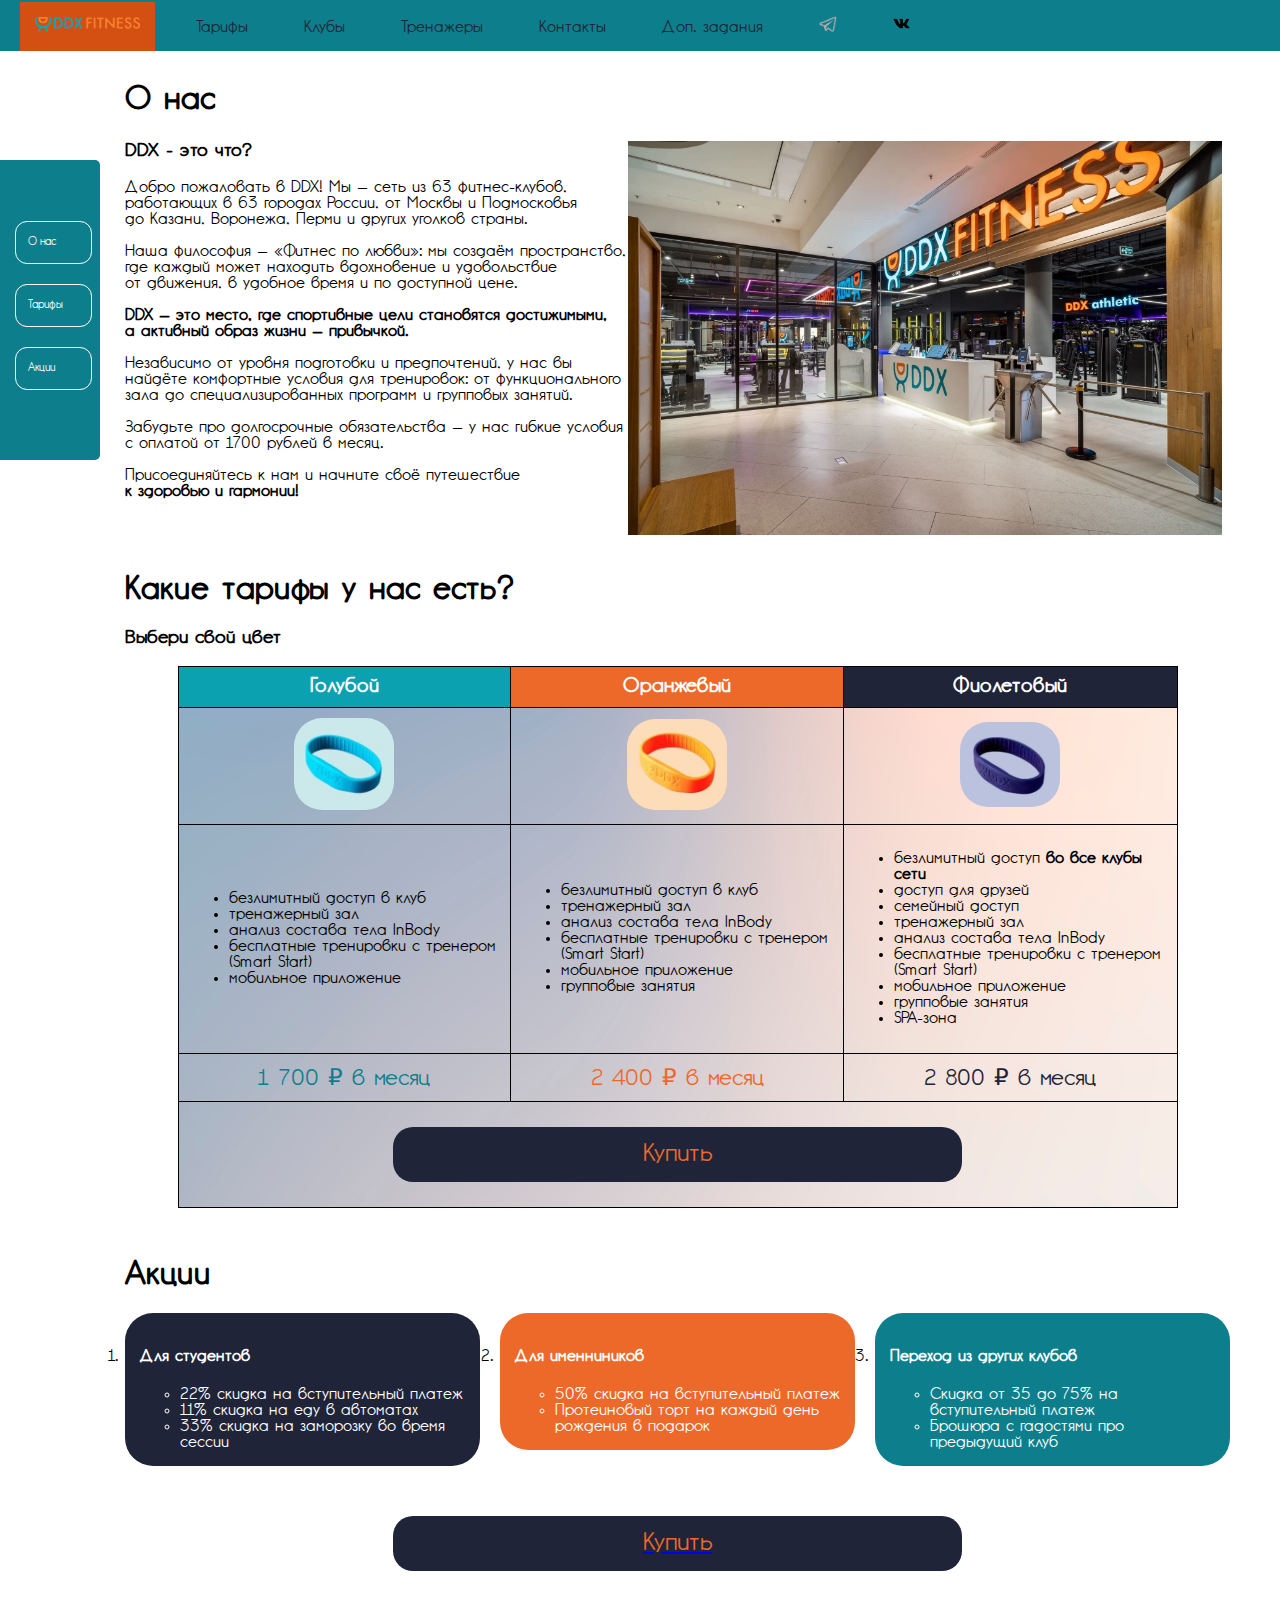
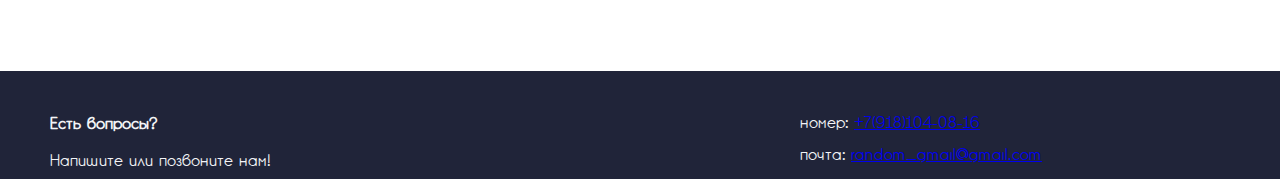
<file: index.html>
<!DOCTYPE html>
<html lang = 'ru', 'eng'>
    <head>
        <meta charset = 'utf-8'>
        <title>Главная страница</title>
        <link href="style.css" rel="stylesheet" type="text/css">
    </head>
    <body> 
        <header>
            
            <nav>
                <ul>
                    <li><a href="index.html" target="_self" class='active_nav'><img src="pics/logo.png" alt="Главное меню" id="main_logo"></a></li>
                    <li><a href="tariffs.html">Тарифы</a></li>
                    <li><a href="clubs.html">Клубы</a></li>
                    <li><a href="equipment.html">Тренажеры</a></li>
                    <li><a href="#contacts">Контакты</a></li>
                    <li><a href="additional_tasks.html">Доп. задания</a></li>
                    <li><a href="https://t.me/ddxfitness_official" target="_blank"><img src="pics/tglogo.png" alt="Телеграм" id="tg_logo"></a></li>
                    <li><a href="https://vk.com/ddxfitness" target="_blank"><img src="pics/vklogo.png" alt="ВК" id="vk_logo"></a></li>
                </ul>
            </nav>
            </header>
<main>
    <div id ='sidebar'>
        <ul>
            <li><a href="#section1">О нас</a></li>
            <li><a href="#section2">Тарифы</a></li>
            <li><a href="#section3">Акции</a></li>
        </ul>
    </div>


            <section id="section1">
                <b><h1>О нас</h1></b>
                <img src="pics/entrance.png" title="Вход" alt="Вход DDX">
                <h3>DDX - это что?</h3>
                Добро пожаловать в DDX! Мы — сеть из 63 фитнес-клубов, <br>
                работающих в 63 городах России, от Москвы и Подмосковья <br>
                до Казани, Воронежа, Перми и других уголков страны. <br> <br>
                Наша философия — «Фитнес по любви»: мы создаём пространство, <br> где каждый может находить вдохновение и удовольствие <br>
                от движения, в удобное время и по доступной цене.
                <br><br> <b>DDX — это место, где спортивные цели становятся достижимыми, <br>
                а активный образ жизни — привычкой. </b>
                <br>
                <br> Независимо от уровня подготовки и предпочтений, у нас вы <br>
                найдёте комфортные условия для тренировок: от функционального <br> зала
                до специализированных программ и групповых занятий.
            <br><br>Забудьте про долгосрочные обязательства — у нас гибкие условия <br>
            с оплатой от 1700 рублей в месяц.
            <br>
            <br>Присоединяйтесь к нам и начните своё путешествие <br> <b>к здоровью и гармонии!</b>
            </section>

            <section id="section2">
                <h1>Какие тарифы у нас есть?</h1>
                <h3>Выбери свой цвет</h3>

            <table class="tg" align="center" cellspacing="0" cellpadding="10" border="1"  width="1000px"><thead>
                <tr>
                  <th class="tg-oyl4">Голубой</th>
                  <th class="tg-cqg9">Оранжевый</th>
                  <th class="tg-ccwc">Фиолетовый</th>
                </tr></thead>
              <tbody>
                <tr>
                  <td class="tg-14gg"><img src="pics/blue.jpg" title="Тариф Голубой" alt="Голубой браслет"></td>
                  <td class="tg-14gg"><img src="pics/orange.jpg" title="Тариф Оранжевый" alt="Оранжевый браслет"></td>
                  <td class="tg-14gg"><img src="pics/violet.jpg" title="Тариф Фиолетовый" alt="Фиолетовый браслет"></td>
                </tr>
                <tr>
                  <td class="pluses">
                    <ul>
                        <li>
                            безлимитный доступ в клуб
                        </li>
                        <li>тренажерный зал</li>
                        <li>анализ состава тела InBody
                            </li>
                            <li>бесплатные тренировки с тренером (Smart Start)
                                </li>
                                <li>мобильное приложение</li>
                    </ul>
                  </td>
                  <td class="pluses">
                    <ul>
                        <li>безлимитный доступ в клуб</li>
                        <li>тренажерный зал</li>
                        <li>анализ состава тела InBody</li>
                        <li>бесплатные тренировки с тренером (Smart Start)</li>
                       <li>мобильное приложение</li>
                        <li>групповые занятия </li>
                    </ul>
                  </td>
                  <td class="pluses">
                    <ul>
                        <li>безлимитный доступ <b>во все клубы сети</b>
                            <li>доступ для друзей</li>
                            <li>семейный доступ</li>
                            <li>тренажерный зал</li>
                            <li>анализ состава тела InBody</li>
                            <li>бесплатные тренировки с тренером (Smart Start)</li>
                            <li>мобильное приложение</li>
                            <li>групповые занятия </li>
                            <li>SPA-зона</li>
                    </ul>
                  </td>
                </tr>
                <tr>
                  <td id="price1">1 700 ₽ в месяц</td>
                  <td id="price2">2 400 ₽ в месяц</td>
                  <td id="price3">2 800 ₽ в месяц</td>
                </tr>
                <tr>
                    <td class="button_to_buy" colspan="3"><a href="/tariffs.html#buying_form"><button id="to_buy">Купить</button></a></td>
                  </tr>
              </tbody>
              </table>
            </section>


            <section id="section3">
                <h1>Акции</h1>
                <ol>
                    <li>
                        <div id="for_students">
                            <h4>Для студентов</h4>
                            <ul>
                                <li>22% скидка на вступительный платеж</li>
                                <li>11% скидка на еду в автоматах</li>
                                <li>33% скидка на заморозку во время сессии</li>
                            </ul>
                        </div>
                    </li>
                        <li><div id="birthday">
                            <h4>Для именниников</h4>
                            <ul>
                                <li>50% скидка на вступительный платеж</li>
                                <li>Протеиновый торт на каждый день рождения в подарок</li>
                            </ul>
                        </div>
                    </li>
                    <li>
                        <div id="tradein">
                            <h4>Переход из других клубов</h4>
                            <ul>
                                <li>Скидка от 35 до 75% на вступительный платеж</li>
                                <li>Брошюра с гадостями про предыдущий клуб</li>
                            </ul>
                        </div>
                    </li>
                </ol>
                <a href="/tariffs.html#buying_form"><button id="to_buy2">Купить</button></a>
            </section>
        </main>
            <footer>
                <h4>Есть вопросы?</h4>
                    <p>Напишите или позвоните нам!</p>
                <p id="contacts">номер: <a href="tel+7(917)093-97-15">+7(918)104-08-16</a>
                    <br>
                    <br>
                    почта: <a href = ‘mailto:rsanisimova@hse.edu.ru’>random_gmail@gmail.com</a> 
                    <br>
                </p>
            </footer>
            </body>
</file>
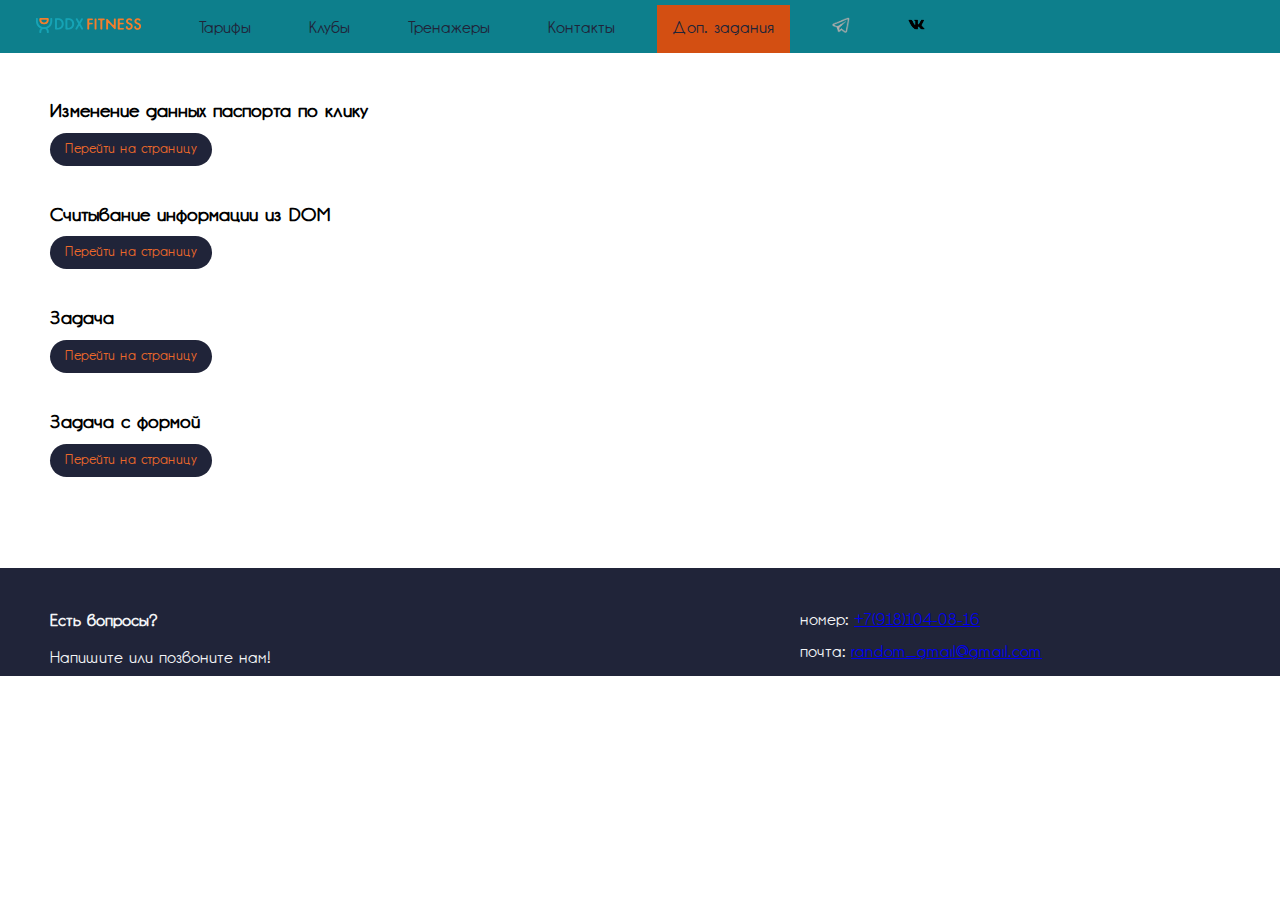
<file: additional_tasks.html>
<!DOCTYPE html>
<html lang = 'ru', 'eng'>
    <head>
        <meta charset = 'utf-8'>
        <title>Дополнительные задания</title>
        <link href="additional_tasks.css" rel="stylesheet" type="text/css">
    </head>
    <body> 
        <header>
            
            <nav>
                <ul>
                    <li><a href="index.html" target="_self" ><img src="pics/logo.png" alt="Главное меню" id="main_logo"></a></li>
                    <li><a href="tariffs.html">Тарифы</a></li>
                    <li><a href="clubs.html">Клубы</a></li>
                    <li><a href="equipment.html">Тренажеры</a></li>
                    <li><a href="#contacts">Контакты</a></li>
                    <li><a href="additional_tasks.html" class='active_nav'>Доп. задания</a></li>
                    <li><a href="https://t.me/ddxfitness_official" target="_blank"><img src="pics/tglogo.png" alt="Телеграм" id="tg_logo"></a></li>
                    <li><a href="https://vk.com/ddxfitness" target="_blank"><img src="pics/vklogo.png" alt="ВК" id="vk_logo"></a></li>
                </ul>
            </nav>
            </header>
            <section id="passport">
            <h3>Изменение данных паспорта по клику</h3>
            <button id="changing_data"><a href="passport.html">Перейти на страницу</a></button>
        </section>
        <section id="dom">
            <h3>Считывание информации из DOM</h3>
            <button id="dom_reading"><a href="dom_js.html">Перейти на страницу</a></button>
        </section>
        <section id="task1">
            <h3>Задача</h3>
            <button id="task_1"><a href="task1.html">Перейти на страницу</a></button>
        </section>
        <section id="task2">
            <h3>Задача с формой</h3>
            <button id="task_2"><a href="task2.html">Перейти на страницу</a></button>
        </section>
            </body>


        </main>
        <footer>
            <h4>Есть вопросы?</h4>
                <p>Напишите или позвоните нам!</p>
            <p id="contacts">номер: <a href="tel+7(917)093-97-15">+7(918)104-08-16</a>
                <br>
                <br>
                почта: <a href = ‘mailto:rsanisimova@hse.edu.ru’>random_gmail@gmail.com</a> 
                <br>
            </p>
        </footer>
        </body>
</file>
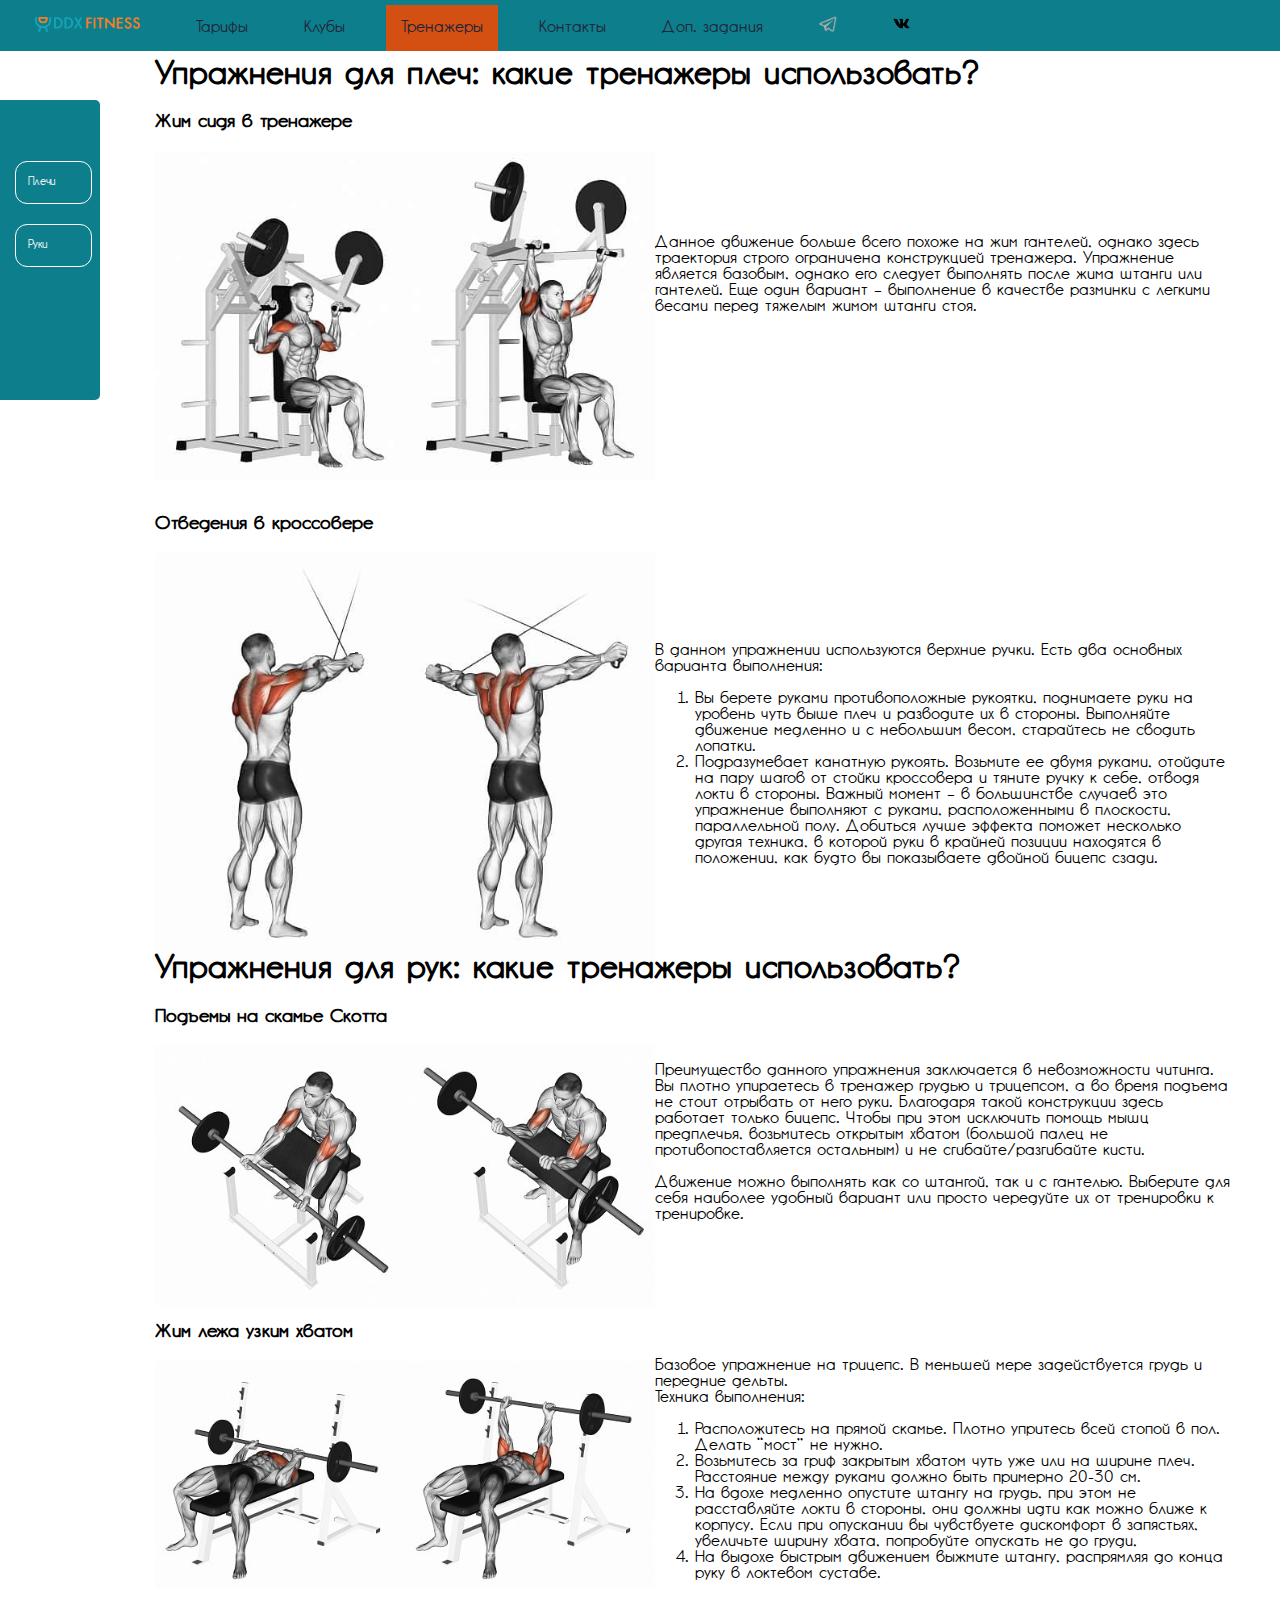
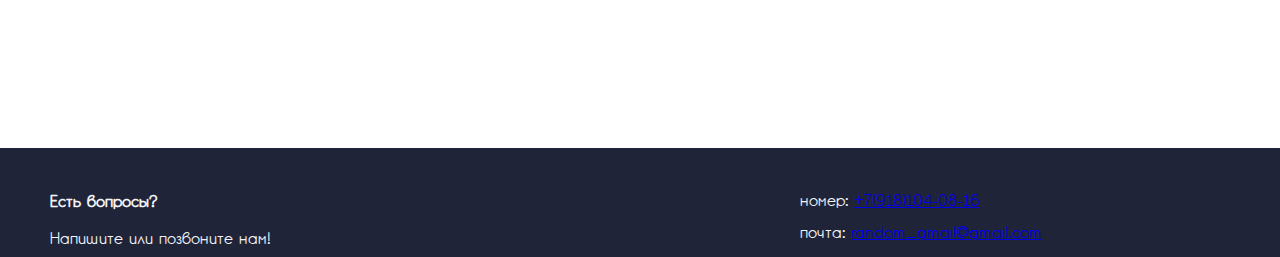
<file: equipment.html>
<!DOCTYPE html>
<html lang = 'ru', 'eng'>
    <head>
        <meta charset = 'utf-8'>
        <title>Тренажеры</title>
        <link href="equipment.css" rel="stylesheet" type="text/css">
    </head>
    <body> 
        <header>
            
            <nav>
                <ul>
                    <li><a href="index.html" target="_self"><img src="pics/logo.png" alt="Главное меню" id="main_logo"></a></li>
                    <li><a href="tariffs.html">Тарифы</a></li>
                    <li><a href="clubs.html">Клубы</a></li>
                    <li><a href="equipment.html" class='active_nav'>Тренажеры</a></li>
                    <li><a href="#contacts">Контакты</a></li>
                    <li><a href="additional_tasks.html">Доп. задания</a></li>
                    <li><a href="https://t.me/ddxfitness_official" target="_blank"><img src="pics/tglogo.png" alt="Телеграм" id="tg_logo"></a></li>
                    <li><a href="https://vk.com/ddxfitness" target="_blank"><img src="pics/vklogo.png" alt="ВК" id="vk_logo"></a></li>
                </ul>
            </nav>
            </header>
<main>
    <div id ='sidebar'>
        <ul>
            <li><a href="#section1">Плечи</a></li>
            <li><a href="#section2">Руки</a></li>
        </ul>
    </div>

    <section id="section1">
        <h1>Упражнения для <b>плеч</b>: какие тренажеры использовать?</h1>
        <h3>Жим сидя в тренажере</h3>
        <img src="pics/shold1.jpeg"  title="Жим сидя в тренажере" alt="Человек делает упражнение на плечи">
        <p id="e1">Данное движение больше всего похоже на жим гантелей, 
            однако здесь траектория строго ограничена конструкцией тренажера. 
            Упражнение является базовым, однако его следует выполнять после жима штанги или гантелей. 
            Еще один вариант – выполнение в качестве разминки с легкими весами перед тяжелым жимом штанги стоя.</p>

        <h3 id="n2">Отведения в кроссовере</h3>
        <img src="pics/shold2.jpeg" title="Отведения в кроссовере" alt="Человек делает отведение в кроссовере">
        <div id="e2">
        <p>В данном упражнении используются верхние ручки. Есть два основных варианта выполнения:
            <ol>
                <li>
                    Вы берете руками противоположные рукоятки, поднимаете руки на уровень чуть выше плеч
                     и разводите их в стороны. Выполняйте движение медленно и с небольшим весом, 
                     старайтесь не сводить лопатки.
                </li>
                <li>
                    Подразумевает канатную рукоять. Возьмите ее двумя руками, отойдите на пару шагов от 
                    стойки кроссовера и тяните ручку к себе, отводя локти в стороны. 
                    Важный момент – в большинстве случаев это упражнение выполняют с руками,
                     расположенными в плоскости, параллельной полу. Добиться лучше эффекта поможет
                      несколько другая техника, в которой руки в крайней позиции находятся в положении,
                     как будто вы показываете двойной бицепс сзади.
                </li>
            </ol> </p></div>
    </section>

    <section id="section2">
        <h1>Упражнения для <b>рук</b>: какие тренажеры использовать?</h1>
        <h3>Подъемы на скамье Скотта</h3>
        <img src="pics/arm2.jpeg"  title="Подъемы на скамье Скотта" alt="Человек делает подъемы на скамье Скотта">
        <p id="e1">Преимущество данного упражнения заключается в невозможности читинга. 
            Вы плотно упираетесь в тренажер грудью и трицепсом, а во время подъема не стоит отрывать 
            от него руки. Благодаря такой конструкции здесь работает только бицепс. Чтобы при этом
             исключить помощь мышц предплечья, возьмитесь открытым хватом (большой палец не противопоставляется 
             остальным) и не сгибайте/разгибайте кисти.
<br> <br>
            Движение можно выполнять как со штангой, так и с гантелью. Выберите для себя наиболее 
            удобный вариант или просто чередуйте их от тренировки к тренировке.</p>

        <h3 id="n2">Жим лежа узким хватом</h3>
        <img src="pics/arm1.jpeg" title="Жим лежа узким хватом" alt="Человек делает жим лежа узким хватом">
        <div id="e2">
        <p>Базовое упражнение на трицепс. В меньшей мере задействуется грудь и передние дельты.
            <br>
            Техника выполнения:
            <ol>
                <li>
                    Расположитесь на прямой скамье. Плотно упритесь всей стопой в пол. 
                    Делать “мост” не нужно.
                </li>
                <li>
                    Возьмитесь за гриф закрытым хватом чуть уже или на ширине плеч. 
                    Расстояние между руками должно быть примерно 20-30 см.
                </li>
                <li>
                    На вдохе медленно опустите штангу на грудь, при этом не расставляйте локти в стороны, 
                    они должны идти как можно ближе к корпусу. Если при опускании вы чувствуете дискомфорт 
                    в запястьях, увеличьте ширину хвата, попробуйте опускать не до груди,
                </li>
                <li>
                    На выдохе быстрым движением выжмите штангу, распрямляя до конца руку в локтевом суставе.
                </li>
            </ol> </p></div>
    </section>

</main>
<footer>
    <h4>Есть вопросы?</h4>
        <p>Напишите или позвоните нам!</p>
    <p id="contacts">номер: <a href="tel+7(917)093-97-15">+7(918)104-08-16</a>
        <br>
        <br>
        почта: <a href = ‘mailto:rsanisimova@hse.edu.ru’>random_gmail@gmail.com</a> 
        <br>
    </p>
</footer>
</body>
</file>
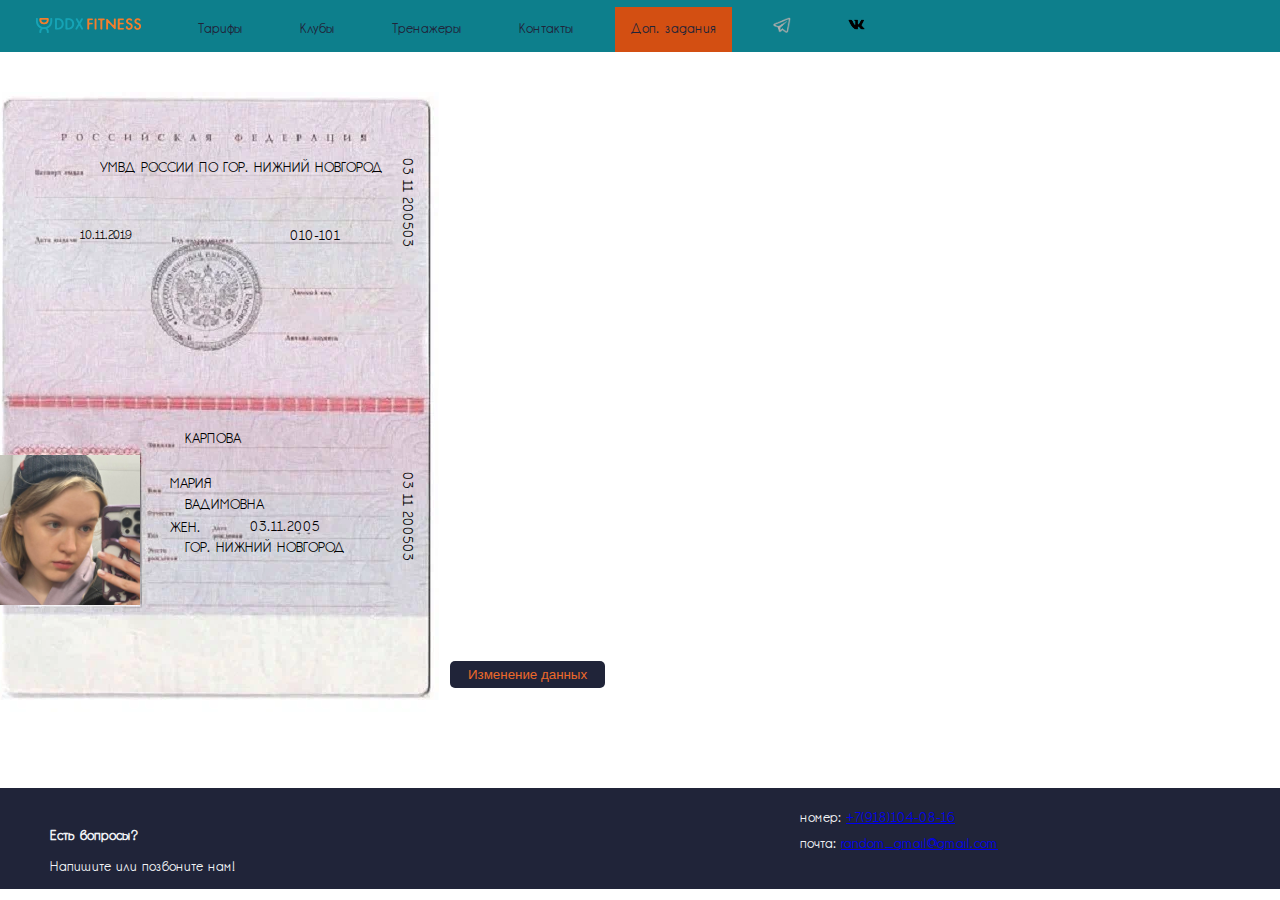
<file: passport.html>
<!DOCTYPE html>
<html lang = 'ru', 'eng'>
    <head>
        <meta charset = 'utf-8'>
        <title>Изменяем кириллицу на латиницу по клику</title>
        <link href="passport.css" rel="stylesheet" type="text/css">
    </head>
    <body> 
            <header>
            
                <nav>
                    <ul>
                        <li><a href="index.html" target="_self" ><img src="pics/logo.png" alt="Главное меню" id="main_logo"></a></li>
                        <li><a href="tariffs.html">Тарифы</a></li>
                        <li><a href="clubs.html">Клубы</a></li>
                        <li><a href="equipment.html">Тренажеры</a></li>
                        <li><a href="#contacts">Контакты</a></li>
                        <li><a href="additional_tasks.html" class='active_nav'>Доп. задания</a></li>
                        <li><a href="https://t.me/ddxfitness_official" target="_blank"><img src="pics/tglogo.png" alt="Телеграм" id="tg_logo"></a></li>
                        <li><a href="https://vk.com/ddxfitness" target="_blank"><img src="pics/vklogo.png" alt="ВК" id="vk_logo"></a></li>
                    </ul>
                </nav>
                </header>
                <main>
        <div class="block1">
            УМВД РОССИИ ПО ГОР. НИЖНИЙ НОВГОРОД
        </div>
        <div class="block2">
            10.11.2019
        </div>
        <div class="block3">
            010-101
        </div>
        <div id="surname">
            КАРПОВА
        </div>
        <div id="name">
            МАРИЯ
        </div>
        <div id="patronic">
            ВАДИМОВНА
        </div>
        <div class="sex">
            ЖЕН.
        </div>
        <div id="date_of_birth">
            03.11.2005
        </div>
        <div class="city">ГОР. НИЖНИЙ НОВГОРОД</div>
        <div class="photo"><img src = 'pics/for_passport.jpg' width="150px"></img></div>
        <div class="block4">03 11 200503</div>
        <div class="block5">03 11 200503</div>
        <div class="button_to_change">
            <button id="cyril_to_latin">Изменение данных</button></div>
    </div>
</main>
<footer>
    <h4>Есть вопросы?</h4>
        <p>Напишите или позвоните нам!</p>
    <p id="contacts">номер: <a href="tel+7(917)093-97-15">+7(918)104-08-16</a>
        <br>
        <br>
        почта: <a href = ‘mailto:rsanisimova@hse.edu.ru’>random_gmail@gmail.com</a> 
        <br>
    </p>
</footer>
</body>
    

<script>
    const node_cyril_to_latin = document.getElementById('cyril_to_latin');

function edit_passport() {
    if (document.getElementById('surname').innerText === 'КАРПОВА') {
        document.getElementById('surname').innerText = 'KARPOVA';
        document.getElementById('name').innerText = 'MARIA';
        document.getElementById('patronic').innerText = 'VADIMOVNA';
        document.getElementById('date_of_birth').innerText = 'November 3rd 2005';
    } else if (document.getElementById('surname').innerText === 'KARPOVA') {
        document.getElementById('surname').innerText = 'КАРПОВА';
        document.getElementById('name').innerText = 'МАРИЯ';
        document.getElementById('patronic').innerText = 'ВАДИМОВНА';
        document.getElementById('date_of_birth').innerText = '03.11.2005';
    }
}

node_cyril_to_latin.addEventListener('click', edit_passport);
</script>
</file>
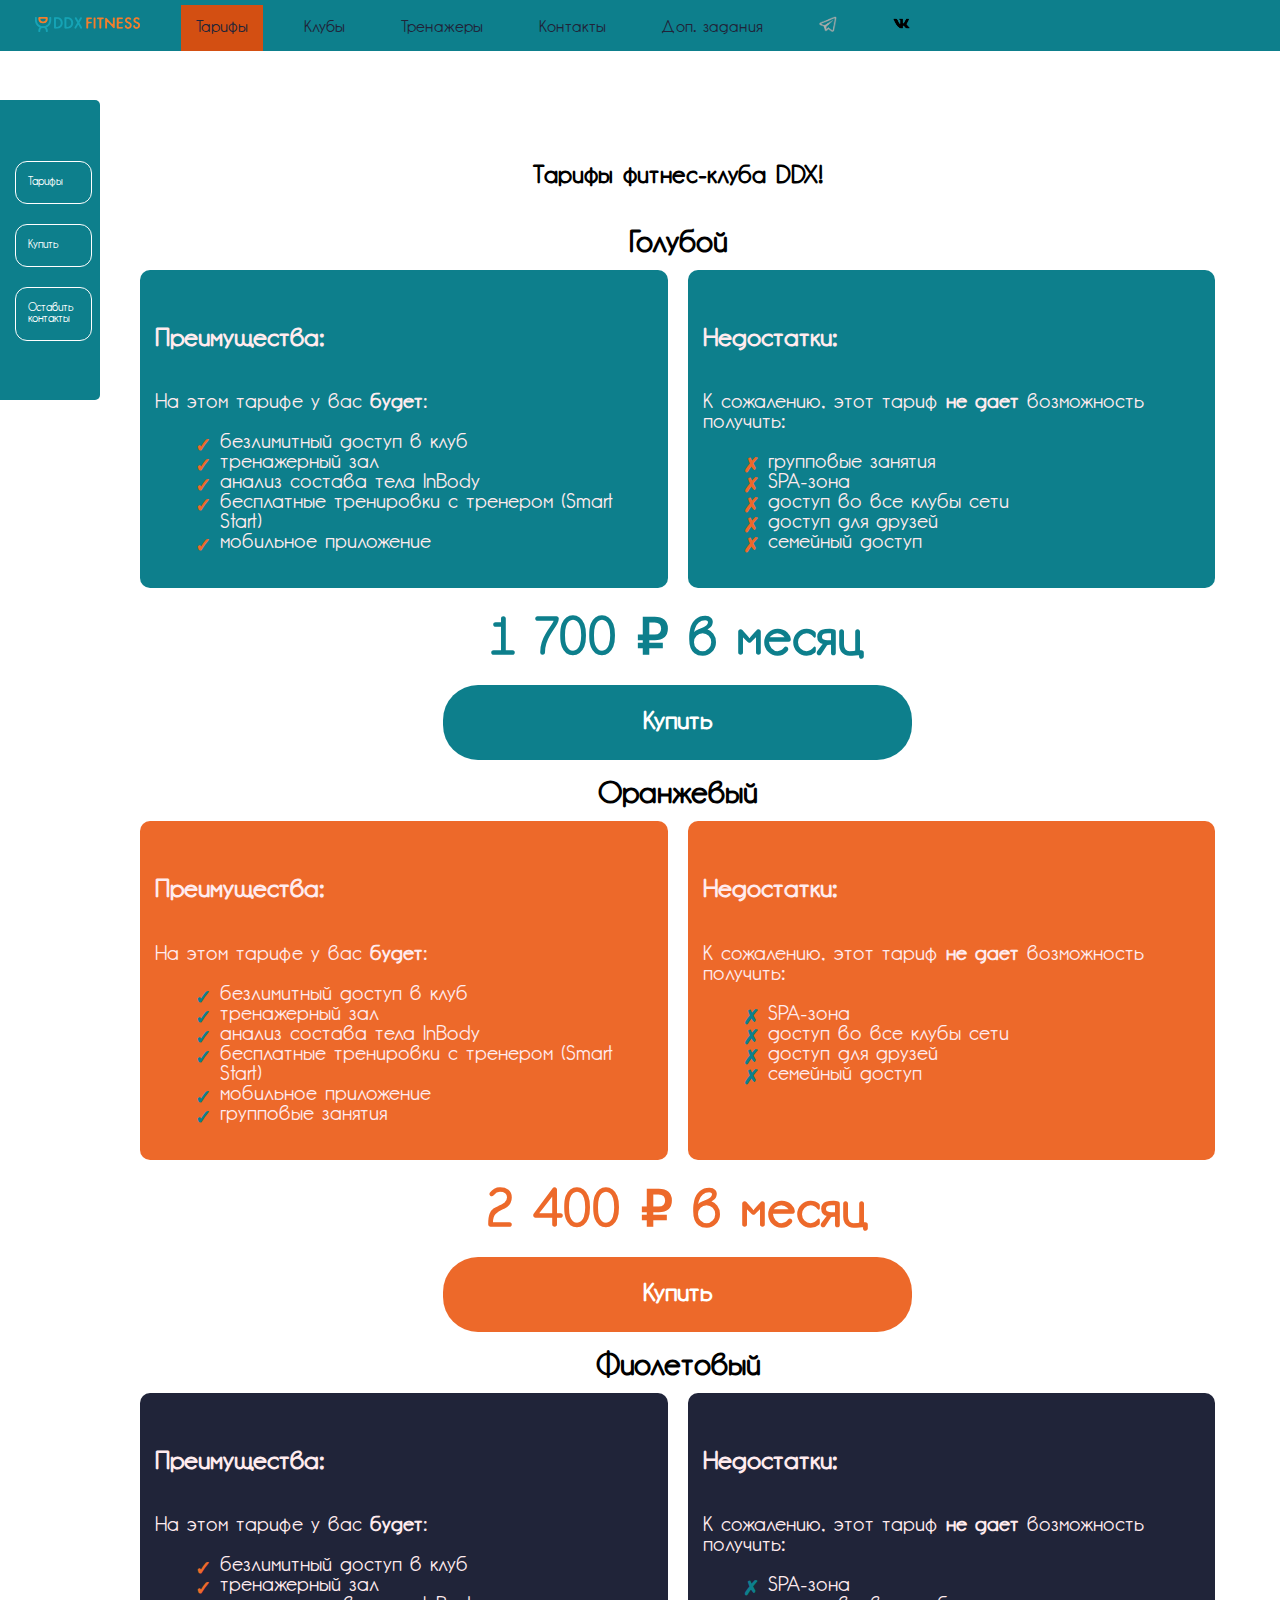
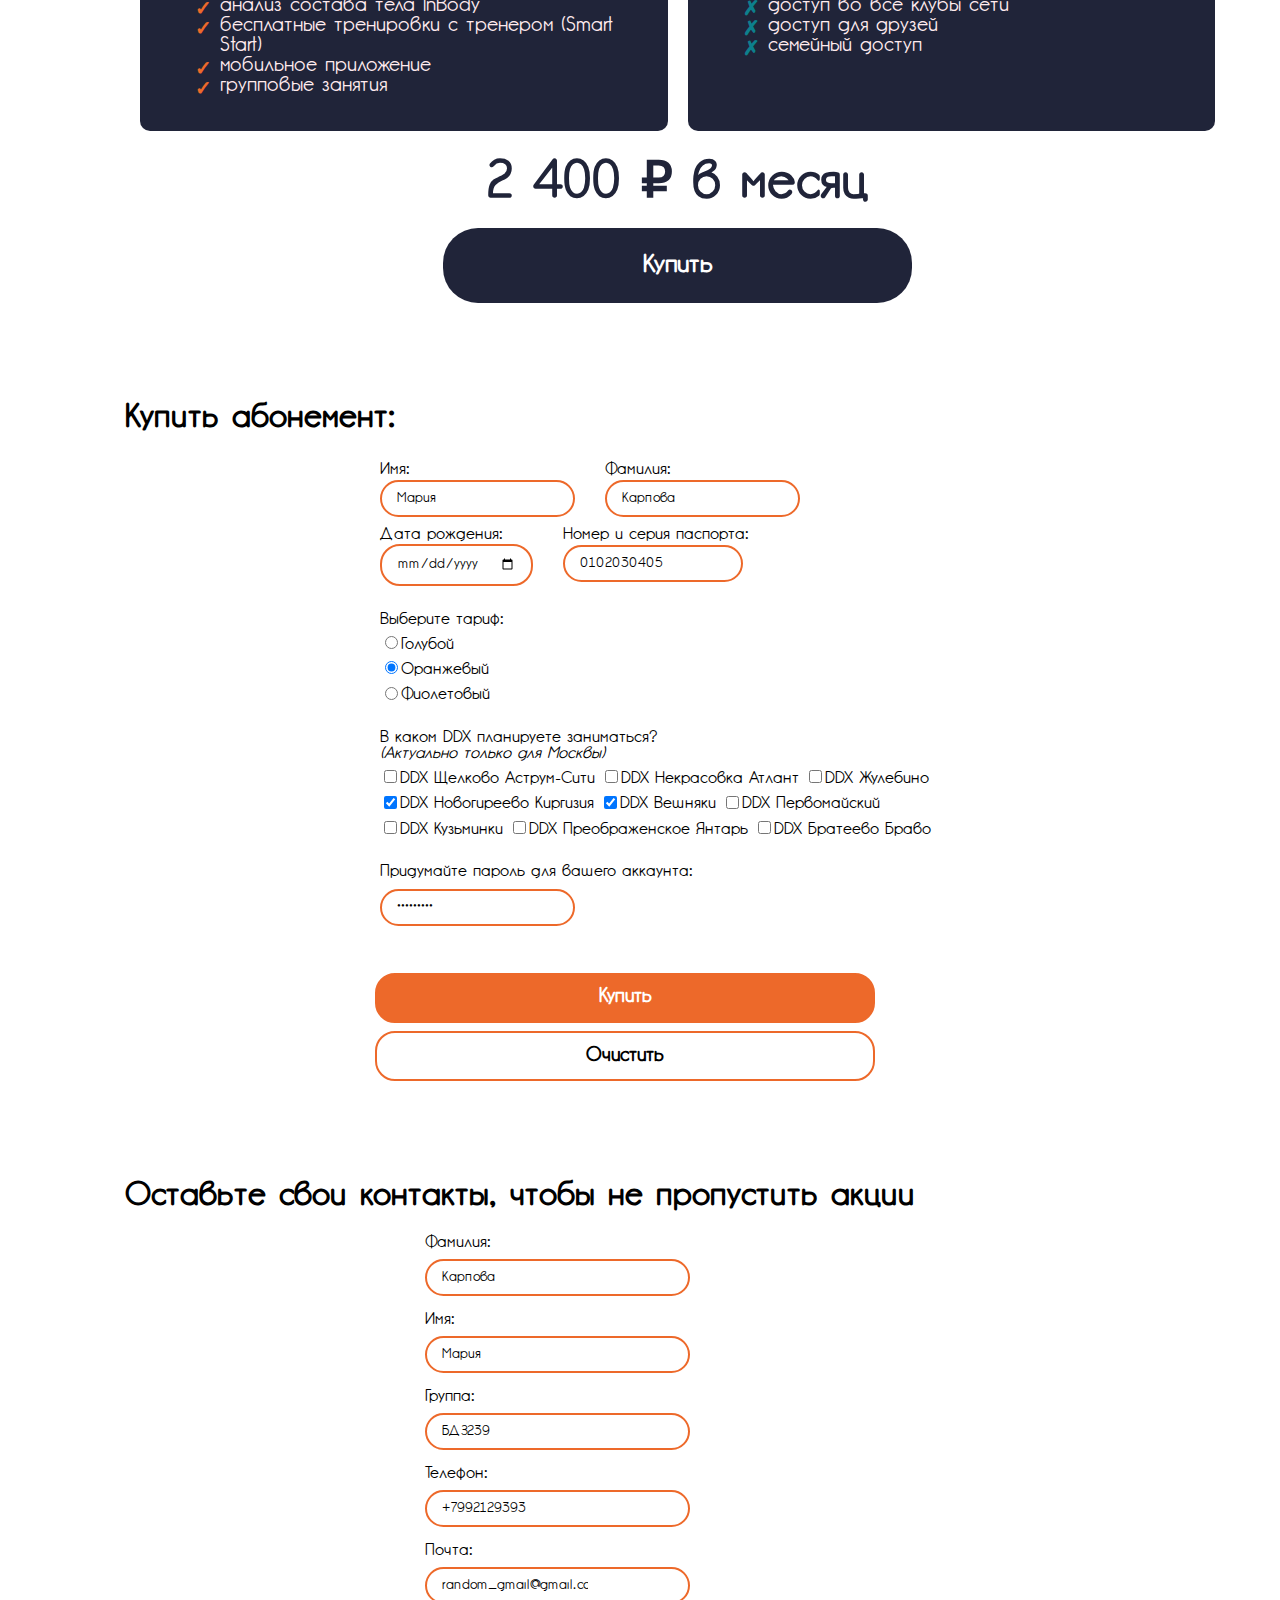
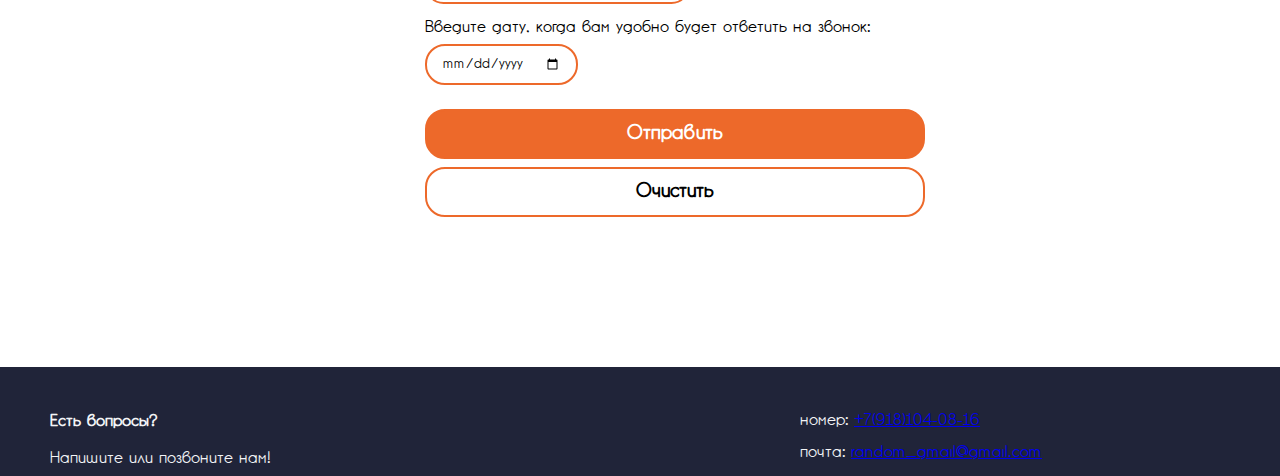
<file: tariffs.html>
<!DOCTYPE html>
<html lang = 'ru', 'eng'>
    <head>
        <meta charset = 'utf-8'>
        <title>Тарифы</title>
        <link href="tariffs.css" rel="stylesheet" type="text/css">
    </head>
    <body> 
        <header>
            
            <nav>
                <ul>
                    <li><a href="index.html" target="_self" ><img src="pics/logo.png" alt="Главное меню" id="main_logo"></a></li>
                    <li><a href="tariffs.html" class='active_nav'>Тарифы</a></li>
                    <li><a href="clubs.html">Клубы</a></li>
                    <li><a href="equipment.html">Тренажеры</a></li>
                    <li><a href="#contacts">Контакты</a></li>
                    <li><a href="additional_tasks.html">Доп. задания</a></li>
                    <li><a href="https://t.me/ddxfitness_official" target="_blank"><img src="pics/tglogo.png" alt="Телеграм" id="tg_logo"></a></li>
                    <li><a href="https://vk.com/ddxfitness" target="_blank"><img src="pics/vklogo.png" alt="ВК" id="vk_logo"></a></li>
                </ul>
            </nav>
            </header>
<main>
    <div id ='sidebar'>
        <ul>
            <li><a href="#section1">Тарифы</a></li>
            <li><a href="#buying_form">Купить</a></li>
            <li><a href="#section3">Оставить контакты</a></li>
        </ul>
    </div>

    <section id="section1">
        <h2>Тарифы фитнес-клуба DDX!</h2>
        <h4>Голубой</h4>
        <div id="benefits-container">
        <div id="blue_">
            <h5>Преимущества:</h5>
            <p>На этом тарифе у вас <b>будет</b>:</p>
            <ul>
                <li>безлимитный доступ в клуб</li>
                <li>тренажерный зал</li>
                <li>
                    анализ состава тела InBody
                </li>
                <li>бесплатные тренировки с тренером (Smart Start)</li>
                <li>мобильное приложение</li>
            </ul>
        </div>
        <div id="blue-">
            <h5>Недостатки:</h5>
            <p>К сожалению, этот тариф <b>не дает</b> возможность получить:</p>
            <ul>
                <li>групповые занятия</li>
                <li>SPA-зона</li>
                <li>доступ во все клубы сети</li>
                <li>доступ для друзей</li>
                <li>семейный доступ</li>
            </ul>
        </div>
        
    </div>
    <p id="price_1">1 700 ₽ в месяц</p>
        <a href="#buying_form"><button id="blue_buy">Купить</button></a>

        <h4>Оранжевый</h4>
        <div id="benefits-container2">
        <div id="orange_">
            <h5>Преимущества:</h5>
            <p>На этом тарифе у вас <b>будет</b>:</p>
            <ul>
                <li>безлимитный доступ в клуб</li>
                <li>тренажерный зал</li>
                <li>
                    анализ состава тела InBody
                </li>
                <li>бесплатные тренировки с тренером (Smart Start)</li>
                <li>мобильное приложение</li>
                <li>
                    групповые занятия 
                </li>
            </ul>
        </div>
        <div id="orange-">
            <h5>Недостатки:</h5>
            <p>К сожалению, этот тариф <b>не дает</b> возможность получить:</p>
            <ul>
                <li>SPA-зона</li>
                <li>доступ во все клубы сети</li>
                <li>доступ для друзей</li>
                <li>семейный доступ</li>
            </ul>
        </div>
        
    </div>
    <p id="price_2">2 400 ₽ в месяц</p>
        <a href="#buying_form"><button id="orange_buy">Купить</button></a>


        <h4>Фиолетовый</h4>
        <div id="benefits-container3">
        <div id="violet_">
            <h5>Преимущества:</h5>
            <p>На этом тарифе у вас <b>будет</b>:</p>
            <ul>
                <li>безлимитный доступ в клуб</li>
                <li>тренажерный зал</li>
                <li>
                    анализ состава тела InBody
                </li>
                <li>бесплатные тренировки с тренером (Smart Start)</li>
                <li>мобильное приложение</li>
                <li>
                    групповые занятия 
                </li>
            </ul>
        </div>
        <div id="violet-">
            <h5>Недостатки:</h5>
            <p>К сожалению, этот тариф <b>не дает</b> возможность получить:</p>
            <ul>
                <li>SPA-зона</li>
                <li>доступ во все клубы сети</li>
                <li>доступ для друзей</li>
                <li>семейный доступ</li>
            </ul>
        </div>
        
    </div>
    <p id="price_3">2 400 ₽ в месяц</p>
        <a href="#buying_form"><button id="violet_buy">Купить</button></a>
    </section>


    <section id="buying_form">
        <h1>Купить абонемент:</h1>
        <form action="https://www.yandex.ru/search?" id="membership" name ="membership" target="_blank">
            <input type="hidden"  name="q" value="search">
            <div id="personal_data">
            <p>
                Имя: 
                <br>
                <input type="text" name = 'first_name' size = 10 value="Мария">
            </p>
            <p>
                Фамилия: 
                <br>
                <input type="text" name ='surname' size = 10 value="Карпова">
            </p>
        </div>
        <div id="personal_data2">
            <p id="birth_day">
                Дата рождения: <br>
                <input type="date" name="birth_day">
                <p>
                    Номер и серия паспорта: <br>
                    <input type="number" name="passport_data" value="0102030405" id="passport_data" maxlength="10">
                </p>
            </div>
            <p id = 'what_membership'>
                Выберите тариф:
                <br>
                <input type="radio" name="membership_choice" value="tariff_blue">Голубой
                <br>
                <input type="radio" name="membership_choice" value="tariff_orange" checked>Оранжевый
                <br>
                <input type="radio" name="membership_choice" value="tariff_violet">Фиолетовый
            </p>
            <p id="place">
                В каком DDX планируете заниматься? <br>
                <i>(Актуально только для Москвы)</i>
                <br>
                <input type="checkbox" name="place" value="1">DDX Щелково Аструм-Сити
                
                <input type="checkbox" name="place" value="2">DDX Некрасовка Атлант
                
                <input type="checkbox" name="place" value="3" >DDX Жулебино
                <br>
                <input type="checkbox" name="place" value="4" checked>DDX Новогиреево Киргизия
                
                <input type="checkbox" name="place" value="5" checked >DDX Вешняки
              
                <input type="checkbox" name="place" value="6" >DDX Первомайский
                <br>
                <input type="checkbox" name="place" value="6" >DDX Кузьминки
                <input type="checkbox" name="place" value="7" >DDX Преображенское Янтарь
                <input type="checkbox" name="place" value="8" >DDX Братеево Браво
                
            </p>
            <p id = "password">
                Придумайте пароль для вашего аккаунта:
                <br>
                <input type="password" name="password" size="10" value="123456790" id="password_type">
            </p>

            </p>
            <input type="Submit" id="buy_button"  value="Купить">
            <input type="Reset"  id="reset_button"  value="Очистить">
        </form>
    </section>

    <section id="section3">
        <h1>Оставьте свои контакты, чтобы не пропустить акции</h1>
        <form action="https://www.yandex.ru/search?" id="reg" name ="reg" target="_blank">
            <div id="personal_data3">
            <input type="hidden"  name="q" value="search">
            Фамилия:
            <br>
            <input type="text" name="surname" value="Карпова">
            <br>
            <br>
            Имя:
            <br>
            <input type="text" name="name" value="Мария">
            <br>
            <br>
        </div>
        
            Группа:
            <br>
            <input type="text" name="group" value="БДЗ239">
            <br>
            <br>
            <div id="personal_data4">
            Телефон:
            <br>
            <input type="text" name="phone number" value="+7992129393">
            <br>
            <br>
            Почта:
            <br>
            <input type="text" name="email" value="random_gmail@gmail.com">
            <br>
            <br>
        </div>
            Введите дату, когда вам удобно будет ответить на звонок:
            <br>
            <input type="date" name="user_date"  value='06/11/2024'>
            
            <br>
            <br>
            <input type="Submit" id="submit"  value="Отправить">
            <input type="Reset"  id="reset"  value="Очистить"></a>
    </section>


</main>
<footer>
    <h4>Есть вопросы?</h4>
        <p>Напишите или позвоните нам!</p>
    <p id="contacts">номер: <a href="tel+7(917)093-97-15">+7(918)104-08-16</a>
        <br>
        <br>
        почта: <a href = ‘mailto:rsanisimova@hse.edu.ru’>random_gmail@gmail.com</a> 
        <br>
    </p>
</footer>
</body>
</file>
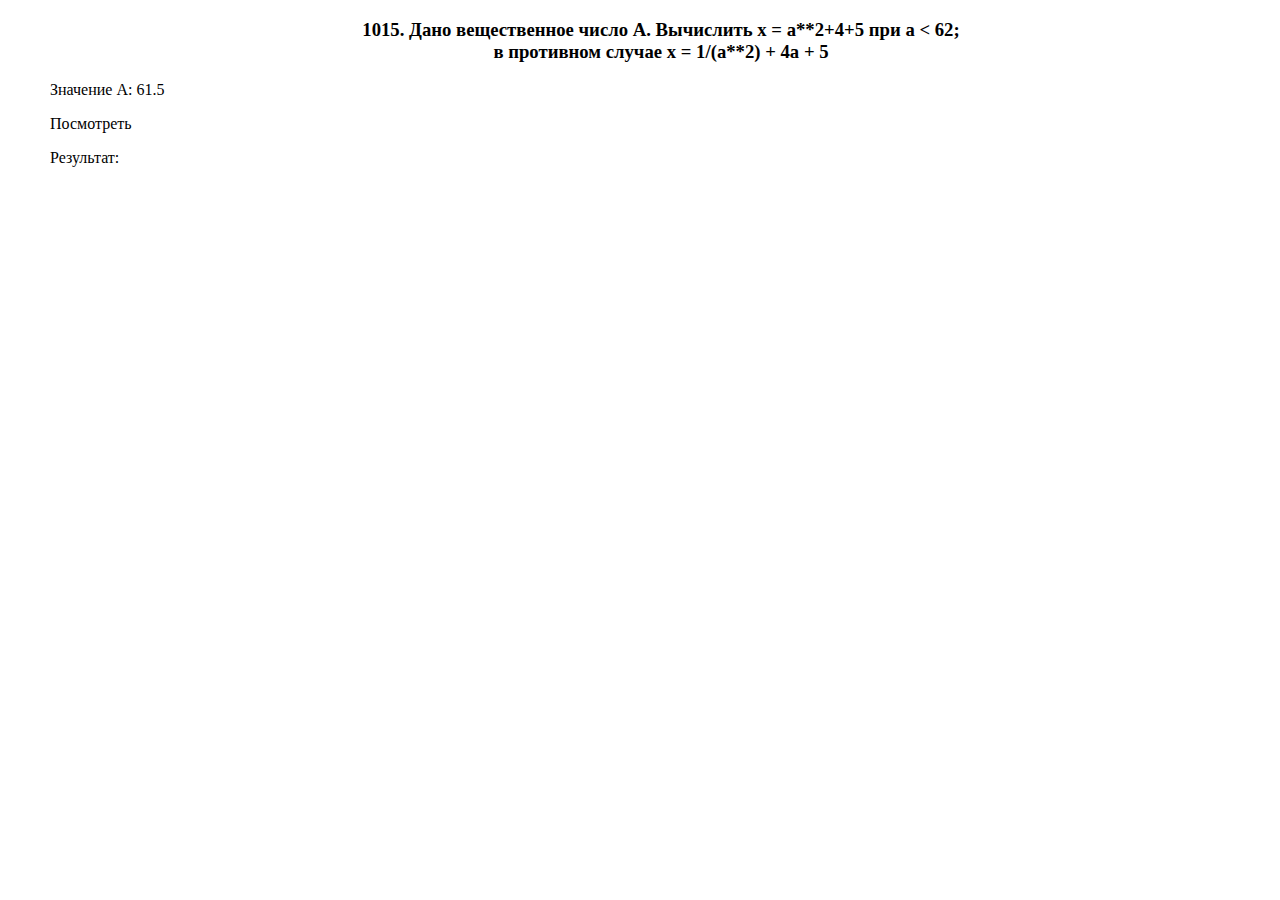
<file: task1.html>
<!DOCTYPE html>
<html lang = 'ru', 'eng'>
    <head>
        <meta charset = 'utf-8'>
        <title>Решение алгоритмической задачи</title>
    </head>

    <body>
        <h3 id="task" align="center">1015. Дано вещественное число A. Вычислить х = a**2+4+5  при а < 62; <br>
            в противном случае x = 1/(a**2) + 4a + 5</h3>
            <p>Значение A: <span id="A">61.5</span></p>

            <p id="check">Посмотреть</p>
            <p>Результат: <span id="result1"></span></p>
            
    </body>


    <style>
        body {
            margin-left: 50px;
        }

    </style>

    <script>
        const a = parseFloat(document.getElementById('A').innerText)
        const result_button = document.getElementById('check')
        
        function calculateX(a) {
            let x;
            if (a < 62) {
                x = Math.pow(a,2)+4+5;
            }
            else {
                x = (1/Math.pow(a, 2)) + (4*a) +5;
            }
             return x;
        } 

        result_button.addEventListener('click', () => {
            const x = calculateX(a);
            document.getElementById('result1').innerText = x;   
        })
    </script>
</file>
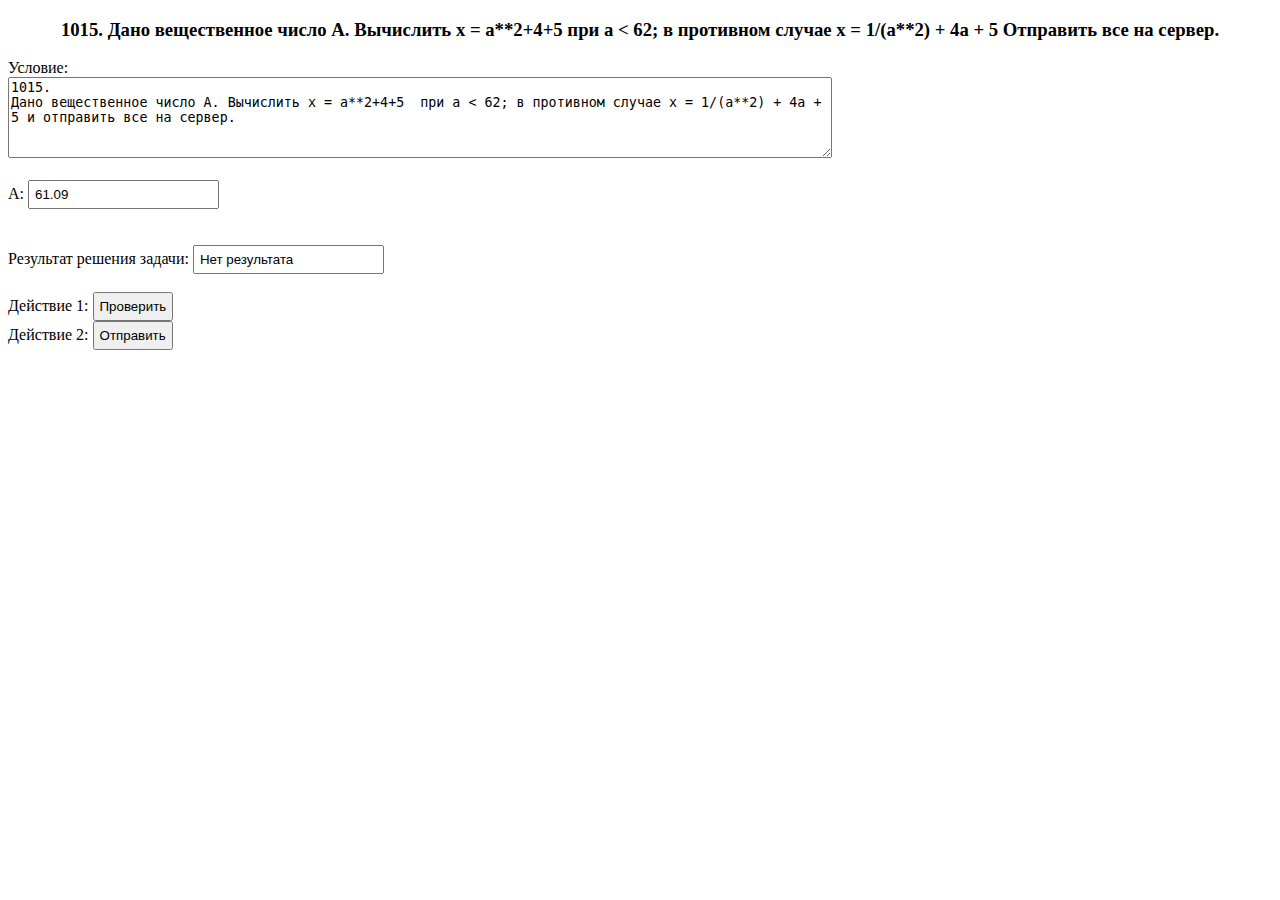
<file: task2.html>
<!DOCTYPE html>
<html lang="ru">
<head>
    <meta charset="utf-8">
    <title>Решение алгоритмической задачи</title>
</head>
<body>
    <h3 id="task" align="center">1015. Дано вещественное число A.
        Вычислить х = a**2+4+5  при а < 62; в противном случае x = 1/(a**2) + 4a + 5
        Отправить все на сервер.
    </h3>
    <form action="https://www.yandex.ru/search?" id="form_task" name="form_task" target="_blank">
        <input name="q" value="search" hidden>
        Условие:
        <br><textarea name="task" id="task" cols="100" rows="5">1015. 
Дано вещественное число A. Вычислить х = a**2+4+5  при а < 62; в противном случае x = 1/(a**2) + 4a + 5 и отправить все на сервер.</textarea>
        <br><br>
        A: <input type="number" name="a" id="a" value="61.09">
        <br>
        <br><br>
        Результат решения задачи: <input type="text" id="result" name="result" value="Нет результата">
        <br><br>
        Действие 1: <input type="button" value="Проверить" id="check">
        <br>
        Действие 2: <input type="button" value="Отправить" id="send">
    </form>
</body>
</html>

<style>
    input {
        padding: 5px;
    }

</style>

<script>
        const aInput = document.getElementById('a')
        const result_input = document.getElementById('result')
        const check_button = document.getElementById('check')
        const send_button = document.getElementById('send')
        

        
        function calculateX(a) {
            let x;
            if (a < 62) {
                x = Math.pow(a,2)+4+5;
            }
            else {
                x = (1/Math.pow(a, 2)) + (4*a) +5;
            }
             return x;
        } 


        check_button.addEventListener('click', () => {
            const a =parseFloat(aInput.value);
            const x=calculateX(a);
            result_input.value=x;
        })

        send_button.addEventListener('click', () => {
            document.getElementById('form_task').submit();
        })

</script>
</file>
<file: style.css>
footer {
    margin-top: 200px;
    padding: 25px 50px;
    background-color: rgb(32,36,57);
    color: rgb(243,244,247);
}

footer #contacts {
    margin-left: 750px;
    margin-top: -70px;
    margin-bottom: -10px;
}

@font-face {
    font-family: 'Gardens CM';
    src: local('Stolz'),
         url('/font/20011.woff2') format('woff2'), 
         url('/font/20011.woff') format('woff');
  }

:target:before {
    content: "";
    display: block;
    height: 80px; /* высота заголовка */
    margin: -80px 0 0; /* компенсация отступа */
  }

body, html {
    margin: 0;
    padding: 0;
    height: 100%;
    width: 100%;
    font-family: 'Gardens CM';
    background-color: rgb(255, 255, 255);
}

#main_logo {
    width: 105px;
    height: auto;
}
header {
    position: relative;
    background-color: rgb(13,127,140);
}

nav {
    width: 100%;
    box-sizing: border-box;
    position: fixed;
    top: 0;
    left: 0;
    z-index: 1000;
}

nav ul {
    list-style-type: none;
    margin: 0;
    padding: 0;
    background-color: rgb(13,127,140);
    width: 100%;
}

nav li {
    display: inline-block;
}

nav a {
    display: block;
    padding: 15px;
    background-color: rgb(13,127,140);
    margin-left: 20px;
    text-decoration: none;
    text-align: center;
    color: rgb(32,36,57);
    
}

nav a:hover {
    background-color: rgb(211,79,18);
}

#tg_logo {
    width: 18px;
    padding: 0px;
    margin: 0px;
}

#vk_logo {
    width: 17px;
    padding: 0px;
    margin: 0px;
}

.active_nav {
    background-color: rgb(211,79,18);
}

:target:before {
    content: "";
    display: block;
    height: 60px;
    margin-top: -60px; 
}
main {
    margin-top: 60px;
}


#sidebar {
    margin: 100px 75px 0px 0px;
    width: 100px;
    height: 300px;
    background-color: rgb(13,127,140);
    font-family: 'Gardens CM';
    border-top-right-radius: 5px;
    border-bottom-right-radius: 5px;
    position: fixed;
}

#sidebar ul {
    list-style-type: none;
    text-align: left;
    padding-top: 25px;
    padding-bottom: 50px;
    padding-left: 15px;
}

#sidebar li {
    margin: 20px 8px 10px 0px;
    font-size: 11px;
    padding: 0px;
    border-radius: 12px;
    border: 1.5px solid #FFFFFF;

}

#sidebar li a {
    display:block;
    color: #FFFFFF;
    text-decoration: none;
    padding: 15px 12px;
}

#sidebar li:hover{
    color: #0125AF;
    background-color: #FFFFFF;

}

#sidebar li a:hover {
    color: #0125AF;
}

section {
    padding: 100px 50px 0px 125px;
}


#section1 img {
    width: 600px;
    height: 400px;
    margin-left: 500px;
}

#section1 h3 {
margin-top: -400px;
}

#section1 h1 {
    margin-top: -75px;
}

#section2 h1 {
    margin-top: -25px;
}


#table {
    padding: 10px 50px 50px 125px;
    margin-top: -10px;
}

table {
    background-image: url("pics/table_background.jpg");
    background-position: center;
    background-size:cover;
    text-align: center;
}

table img {
    width: 100px;
    height: auto;
    border-radius: 28px;

}

.tg  {
    border-collapse:collapse;
    border-spacing:0;
    font-family:'Gardens CM';

}
.tg td {
    border-color:black;
}
.tg th { 
    border-color:black;
    font-size:14px;
  padding:10px 5px;
  word-break:normal;
}
.tg .tg-cqg9 { 
    background-color:#ed692a;
    color:#ffffff;
    font-size:20px;
    font-weight:bold;
    text-align:center;
    vertical-align:top;
}
.tg .tg-oyl4 { 
    background-color:#0ca1b1;
    color:#ffffff;
    font-size:20px;
    font-weight:bold;
    text-align:center;
    vertical-align:top;
}
.tg .tg-ccwc { 
    background-color:#202439;
    color:#ffffff;
    font-size:20px;
    font-weight:bold;
    text-align:center;
    vertical-align:top;
}

.pluses {
    text-align: left;
}

#price1 {
    font-size: 23px;
    color: rgb(13,127,140);
}

#price2 {
    font-size: 23px;
    color: rgb(237,105,42);
}
#price3 {
    font-size: 23px;
    color: rgb(32,36,57);
}

#to_buy {
    margin: 15px 0px;
    padding: 15px 250px;
    border: 0;
    border-radius: 20px;
    background-color: rgb(32,36,57);
    color: rgb(237,105,42);
}
#to_buy:hover {
    background-color: rgb(237,105,42);
    color: rgb(32,36,57);
}

#section3 {
    margin-top: -70px;
    margin-bottom: -100px;
}


#section3 ol {
    display: flex;
    gap: 20px;
    padding: 0;
}


#section3 ol li {
    flex: 1;
    min-width: 250px;
}

#for_students, #birthday, #tradein {
    padding: 15px;
    border-radius: 28px;
    color: #ffffff;; 

}
#for_students {
    background-color: rgb(32,36,57);
}

#birthday {
    background-color: rgb(237,105,42);
}

#tradein {
    background-color: rgb(13,127,140);
    color: #ffffff;
}

#to_buy2 {
    margin: 15px 25px;
    padding: 15px 250px;
    border: 0;
    border-radius: 20px;
    background-color: rgb(32,36,57);
    color: rgb(237,105,42);
    display: block;
    margin: 50px auto;


}
#to_buy2:hover {
    background-color: rgb(237,105,42);
    color: rgb(32,36,57);
}

#to_buy2 {
    align-content: center;
}

button {
    font-family: 'Gardens CM';
    font-size: 25px;
}
</file>
<file: additional_tasks.css>
@font-face {
    font-family: 'Gardens CM';
    src: local('Stolz'),
         url('/font/20011.woff2') format('woff2'), 
         url('/font/20011.woff') format('woff');
  }

:target:before {
    content: "";
    display: block;
    height: 80px; /* высота заголовка */
    margin: -80px 0 0; /* компенсация отступа */
  }

body, html {
    margin: 0;
    padding: 0;
    height: 100%;
    width: 100%;
    font-family: 'Gardens CM';
}

#main_logo {
    width: 105px;
    height: auto;
}

nav ul {
    list-style-type: none;
    margin: 0;
    padding: 0;
    background-color: rgb(13,127,140);
}

nav li {
    display: inline-block;
}

nav a {
    display: block;
    padding: 16px;
    background-color: rgb(13,127,140);
    margin-left: 20px;
    text-decoration: none;
    text-align: center;
    color: rgb(32,36,57);
}

nav a:hover {
    background-color: rgb(211,79,18);
}

.active_nav {
    background-color: rgb(211,79,18);
}

#tg_logo {
    width: 18px;
    padding: 0px;
    margin: 0px;
}

#vk_logo {
    width: 17px;
    padding: 0px;
    margin: 0px;
}

#passport {
    margin: 50px;
}

#changing_data {
    border: none;
    font-family: 'Gardens CM';
    padding: 0;
}

#changing_data a {
    text-decoration: none;
    background-color: rgb(32,36,57);
    padding: 10px 15px;
    border-radius: 20px;
    color: rgb(237,105,42);
}

#changing_data a:hover {
    color:  rgb(32,36,57);
    background-color: rgb(237,105,42);
    
}

#dom {
    margin: 50px;
    
}

#dom_reading {
    border: none;
    font-family: 'Gardens CM';
    padding: 0;
}

#dom_reading a {
    text-decoration: none;
    background-color: rgb(32,36,57);
    padding: 10px 15px;
    border-radius: 20px;
    color: rgb(237,105,42);
}

#dom_reading a:hover {
    color:  rgb(32,36,57);
    background-color: rgb(237,105,42);
}

#task1, #task2 {
    margin: 50px;
}

#task_1 {
    border: none;
    font-family: 'Gardens CM';
    background-color: #FFFFFF;
    padding: 0;
}

#task_1 a {
    text-decoration: none;
    background-color: rgb(32,36,57);
    padding: 10px 15px;
    border-radius: 20px;
    color: rgb(237,105,42);
}

#task_1 a:hover {
    color:  rgb(32,36,57);
    background-color: rgb(237,105,42);
}


#task_2 {
    border: none;
    font-family: 'Gardens CM';
    padding: 0;
}

#task_2 a {
    text-decoration: none;
    background-color: rgb(32,36,57);
    padding: 10px 15px;
    border-radius: 20px;
    color: rgb(237,105,42);
}

#task_2 a:hover {
    color:  rgb(32,36,57);
    background-color: rgb(237,105,42);
}

footer {
    margin-top: 100px;
    padding: 25px 50px;
    background-color: rgb(32,36,57);
    color: rgb(243,244,247);
}

footer #contacts {
    margin-left: 750px;
    margin-top: -70px;
    margin-bottom: -10px;
}
</file>
<file: equipment.css>
footer {
    margin-top: 100px;
    padding: 25px 50px;
    background-color: rgb(32,36,57);
    color: rgb(243,244,247);
}

footer #contacts {
    margin-left: 750px;
    margin-top: -70px;
    margin-bottom: -10px;
}

@font-face {
    font-family: 'Gardens CM';
    src: local('Stolz'),
         url('/font/20011.woff2') format('woff2'), 
         url('/font/20011.woff') format('woff');
  }

:target:before {
    content: "";
    display: block;
    height: 80px; /* высота заголовка */
    margin: -80px 0 0; /* компенсация отступа */
  }

body, html {
    margin: 0;
    padding: 0;
    height: 100%;
    width: 100%;
    font-family: 'Gardens CM';
    background-color: rgb(255, 255, 255);
}

#main_logo {
    width: 105px;
    height: auto;
}
header {
    position: relative;
    background-color: rgb(13,127,140);
}

nav {
    width: 100%;
    box-sizing: border-box;
    position: fixed;
    top: 0;
    left: 0;
    z-index: 1000;
}

nav ul {
    list-style-type: none;
    margin: 0;
    padding: 0;
    background-color: rgb(13,127,140);
    width: 100%;
}

nav li {
    display: inline-block;
}

nav a {
    display: block;
    padding: 15px;
    background-color: rgb(13,127,140);
    margin-left: 20px;
    text-decoration: none;
    text-align: center;
    color: rgb(32,36,57);
    
}

nav a:hover {
    background-color: rgb(211,79,18);
}

#tg_logo {
    width: 18px;
    padding: 0px;
    margin: 0px;
}

#vk_logo {
    width: 17px;
    padding: 0px;
    margin: 0px;
}

.active_nav {
    background-color: rgb(211,79,18);
}

:target:before {
    content: "";
    display: block;
    height: 60px;
    margin-top: -60px; 
}
main {
    margin-top: 60px;
}


#sidebar {
    width: 100px;
    height: 300px;
    background-color: rgb(13,127,140);
    font-family: 'Gardens CM';
    border-top-right-radius: 5px;
    border-bottom-right-radius: 5px;
    position: fixed;
        margin: 0; /* уберите отступ */
        left: 0; /* закрепляем относительно левого края */
        top: 100px;
}

#sidebar ul {
    list-style-type: none;
    text-align: left;
    padding-top: 25px;
    padding-bottom: 50px;
    padding-left: 15px;
}

#sidebar li {
    margin: 20px 8px 10px 0px;
    font-size: 11px;
    padding: 0px;
    border-radius: 12px;
    border: 1.5px solid #FFFFFF;

}

#sidebar li a {
    display:block;
    color: #FFFFFF;
    text-decoration: none;
    padding: 15px 12px;
}

#sidebar li:hover{
    color: #0125AF;
    background-color: #FFFFFF;

}

#sidebar li a:hover {
    color: #0125AF;
}

section {
    padding: 0px 50px 50px 155px;
}

img {
    width: 500px;
    height: auto;
}

#section1 #e1 {
    margin-top: -250px;
    padding-left: 500px;
}


#section1 #n2 {
    margin-top: 200px;
}
#section1 #e2 {
    margin-top: -350px;
    padding-left: 500px;
}


#section2 #e1 {
    margin-top: -250px;
    padding-left: 500px;
}


#section2 #n2 {
    margin-top: 100px;
}
#section2 #e2 {
    margin-top: -250px;
    padding-left: 500px;
}
</file>
<file: passport.css>
@font-face {
    font-family: 'Gardens CM';
    src: local('Stolz'),
         url('/font/20011.woff2') format('woff2'), 
         url('/font/20011.woff') format('woff');
  }

:target:before {
    content: "";
    display: block;
    height: 80px; /* высота заголовка */
    margin: -80px 0 0; /* компенсация отступа */
  }

body, html {
    margin: 0;
    padding: 0;
    height: 100%;
    width: 100%;
    font-family: 'Gardens CM';
}

#main_logo {
    width: 105px;
    height: auto;
}

nav ul {
    list-style-type: none;
    margin: 0;
    padding: 0;
    background-color: rgb(13,127,140);
}

nav li {
    display: inline-block;
}

nav a {
    display: block;
    padding: 16px;
    background-color: rgb(13,127,140);
    margin-left: 20px;
    text-decoration: none;
    text-align: center;
    color: rgb(32,36,57);
}

nav a:hover {
    background-color: rgb(211,79,18);
}

.active_nav {
    background-color: rgb(211,79,18);
}

#tg_logo {
    width: 18px;
    padding: 0px;
    margin: 0px;
}

#vk_logo {
    width: 17px;
    padding: 0px;
    margin: 0px;
}


body {
    background-position-y: 92px;
    background-position-x: -6px;
    background-image: url('pics/passport_example.png');
    background-repeat: no-repeat;
    font-family: 'Gardens CM';
    font-size: 13px;
}

.block1 {
    margin-top: 110px;
    margin-left: 100px; 
}
.block2 {
    margin-left: 80px;
    margin-top: 55px;
    font-size: 90%;
}
.block3 {
    margin-left: 290px;
    margin-top: -12px;
}
#surname{
    margin-top: 190px;
    margin-left: 185px;
}
#name {
        margin-top: 32px;
        margin-left: 170px;
}
#patronic {
    margin-top: 8px;
    margin-left: 185px;
}
.sex {
    margin-top: 10px;
    margin-left: 170px;
}
#date_of_birth {
    margin-top: -14px;
    margin-left: 250px;
}
.city {
    margin-top: 8px;
    margin-left: 185px;
}

.photo {
    margin-top: -100px;
    margin-left: -10px;
}
.block4 {
    writing-mode: vertical-lr;
    margin-top: -450px;
    margin-left: 400px;
}
.block5 {
    writing-mode: vertical-lr;
    margin-top: 225px;
    margin-left: 400px;
}
.button_to_change {
    margin-left: 450px;
    margin-top: 100px;
    font-family: 'Gardens CM';
}
#cyril_to_latin {
    padding: 6px 18px;
    border: 0;
    border-radius: 5px;
    background-color: rgb(32,36,57);
    color: rgb(237,105,42);
}
#cyril_to_latin:hover {
    background-color: rgb(9, 10, 15);
    color: rgb(243,244,247);
}

footer {
    margin-top: 100px;
    padding: 25px 50px;
    background-color: rgb(32,36,57);
    color: rgb(243,244,247);
}

footer #contacts {
    margin-left: 750px;
    margin-top: -75px;
}
</file>
<file: tariffs.css>
footer {
    margin-top: 100px;
    padding: 25px 50px;
    background-color: rgb(32,36,57);
    color: rgb(243,244,247);
}

footer #contacts {
    margin-left: 750px;
    margin-top: -70px;
    margin-bottom: -10px;
}

@font-face {
    font-family: 'Gardens CM';
    src: local('Stolz'),
         url('/font/20011.woff2') format('woff2'), 
         url('/font/20011.woff') format('woff');
  }

  :target:before {
    content: "";
    display: block;
    height: 100px; /* Установите высоту равной или чуть больше высоты навигации */
    margin-top: -100px; /* Сдвиг, компенсирующий высоту */
}

body, html {
    margin: 0;
    padding: 0;
    height: 100%;
    width: 100%;
    font-family: 'Gardens CM';
    background-color: rgb(255, 255, 255);
}

#main_logo {
    width: 105px;
    height: auto;
}

main {
    margin-top: 60px; /* высота навигационного меню */
}

header {
    position: relative;
    background-color: rgb(13,127,140);
}

nav {
    width: 100%;
    box-sizing: border-box;
    position: fixed;
    top: 0;
    left: 0;
    z-index: 1000;
}

nav ul {
    list-style-type: none;
    margin: 0;
    padding: 0;
    background-color: rgb(13,127,140);
    width: 100%;
}

nav li {
    display: inline-block;
}

nav a {
    display: block;
    padding: 15px;
    background-color: rgb(13,127,140);
    margin-left: 20px;
    text-decoration: none;
    text-align: center;
    color: rgb(32,36,57);
    
}

nav a:hover {
    background-color: rgb(211,79,18);
}

#tg_logo {
    width: 18px;
    padding: 0px;
    margin: 0px;
}

#vk_logo {
    width: 17px;
    padding: 0px;
    margin: 0px;
}

.active_nav {
    background-color: rgb(211,79,18);
}


#sidebar {
    width: 100px;
    height: 300px;
    background-color: rgb(13,127,140);
    font-family: 'Gardens CM';
    border-top-right-radius: 5px;
    border-bottom-right-radius: 5px;
    position: fixed;
        margin: 0; /* уберите отступ */
        left: 0; /* закрепляем относительно левого края */
        top: 100px;
}

#sidebar ul {
    list-style-type: none;
    text-align: left;
    padding-top: 25px;
    padding-bottom: 50px;
    padding-left: 15px;
}

#sidebar li {
    margin: 20px 8px 10px 0px;
    font-size: 11px;
    padding: 0px;
    border-radius: 12px;
    border: 1.5px solid #FFFFFF;

}

#sidebar li a {
    display:block;
    color: #FFFFFF;
    text-decoration: none;
    padding: 15px 12px;
}

#sidebar li:hover{
    color: #0125AF;
    background-color: #FFFFFF;

}

#sidebar li a:hover {
    color: #0125AF;
}

button {
    font-family: 'Gardens CM';
}

section {
    padding: 100px 50px 50px 125px;
}

#section1 {
    display: flex;
    flex-direction: column;
    align-items: center;
    margin-top: -15px;
}

#section1 h4 {
    text-align: center;
    font-size: 30px;
    margin-bottom: -10px;
    margin-top: 20px;
}

#blue_, #blue- {
    width: 45%;
    padding: 15px;
    border-radius: 10px;
    color:#ffebee;
    font-size: 20px;
}
#blue_ {
    background-color: rgb(13,127,140);
}

#blue_ li{
   list-style: none;
   position: relative;
   padding-left: 25px;
}
#blue_ li::before {
    content: "✓";
    position: absolute;
    left: 0;
    color: rgb(237,105,42);
    font-weight: bold;
}

#blue- li{
    list-style: none;
    position: relative;
    padding-left: 25px;
 }
 #blue- li::before {
     content: "✗";
     position: absolute;
     left: 0;
     color: rgb(237,105,42);
     font-weight: bold;
 }

#blue- {
    background-color: rgb(13,127,140);
}

#benefits-container {
    display: flex;
    flex-direction: row;
    gap: 20px;
    width: 100%;
    justify-content: center;
    margin-top: 20px; 
}

#benefits-container h5 {
    font-size: 25px;
}
#price_1 {
    font-size: 50px;
    margin-top: 20px;
    margin-left: -100x;
    color: rgb(13,127,140);
    font-weight: bold;;
}

#blue_buy {
    margin-top: -35px;
    padding: 25px 200px;
    border: none;
    border-radius: 35px;
    background-color: rgb(13,127,140);
    color: white;
    font-size: 25px;
    cursor: pointer;
    font-weight: bold;
}

#blue_buy:hover {
    font-weight: bold;
    background-color: white;
    color: rgb(13,127,140);
    cursor: pointer;
    border: 2px solid rgb(13,127,140);
}

#orange_, #orange- {
    width: 45%;
    padding: 15px;
    border-radius: 10px;
    color:#ffebee;
    font-size: 20px;
}
#orange_ {
    background-color:rgb(237,105,42);
}

#orange_ li{
   list-style: none;
   position: relative;
   padding-left: 25px;
}
#orange_ li::before {
    content: "✓";
    position: absolute;
    left: 0;
    color: rgb(13,127,140);
    font-weight: bold;
}

#orange- li{
    list-style: none;
    position: relative;
    padding-left: 25px;
 }
 #orange- li::before {
     content: "✗";
     position: absolute;
     left: 0;
     color:rgb(13,127,140);
     font-weight: bold;
 }

#orange- {
    background-color: rgb(237,105,42);
}

#benefits-container2 {
    display: flex;
    flex-direction: row;
    gap: 20px; 
    width: 100%; 
    justify-content: center; 
    margin-top: 20px; 
}

#benefits-container2 h5 {
    font-size: 25px;
}
#price_2 {
    font-size: 50px;
    margin-top: 20px;
    margin-left: -100x;
    color: rgb(237,105,42);
    font-weight: bold;;
}

#orange_buy {
    margin-top: -35px;
    padding: 25px 200px;
    border: none;
    border-radius: 35px;
    background-color: rgb(237,105,42);
    color: white;
    font-size: 25px;
    cursor: pointer;
    font-weight: bold;
}

#orange_buy:hover {
    font-weight: bold;
    background-color: white;
    color: rgb(237,105,42);
    cursor: pointer;
    border: 2px solid rgb(237,105,42);
}

#violet_, #violet- {
    width: 45%;
    padding: 15px;
    border-radius: 10px;
    color:#ffebee;
    font-size: 20px;
}
#violet_ {
    background-color:rgb(32,36,57);
}

#violet_ li{
   list-style: none;
   position: relative;
   padding-left: 25px;
}
#violet_ li::before {
    content: "✓";
    position: absolute;
    left: 0;
    color: rgb(237,105,42);
    font-weight: bold;
}

#violet- li{
    list-style: none;
    position: relative;
    padding-left: 25px;
 }
 #violet- li::before {
     content: "✗";
     position: absolute;
     left: 0;
     color:rgb(13,127,140);
     font-weight: bold;
 }

#violet- {
    background-color: rgb(32,36,57);
}

#benefits-container3 {
    display: flex;
    flex-direction: row;
    gap: 20px; 
    width: 100%; 
    justify-content: center; 
    margin-top: 20px; 
}

#benefits-container3 h5 {
    font-size: 25px;
}
#price_3 {
    font-size: 50px;
    margin-top: 20px;
    margin-left: -100x;
    color: rgb(32,36,57);
    font-weight: bold;;
}

#violet_buy {
    margin-top: -35px;
    padding: 25px 200px;
    border: none;
    border-radius: 35px;
    background-color:rgb(32,36,57);
    color: white;
    font-size: 25px;
    cursor: pointer;
    font-weight: bold;
}

#violet_buy:hover {
    font-weight: bold;
    background-color: white;
    color: rgb(32,36,57);
    cursor: pointer;
    border: 2px solid rgb(32,36,57);
}

#personal_data, #personal_data2 {
    display: flex;
    gap: 20px; 
}

#personal_data p, #personal_data2 p {
    margin: 0; 
    text-align: left; 
}


form p {
    padding: 5px 5px;
}

#buying_form h1 {
    margin-top: -50px;
}

#buying_form input {
    padding: 10px 15px;
    border: 2px solid rgb(237,105,42);
    border-radius: 20px;
    margin-top: 1%;
    font-family: 'Gardens CM';
}

#buying_form input[type='password'] {
    padding-right: 100px;
}
#buying_form input[type='text'] {
    padding-right: 100px;
}

#reset_button, #buy_button {
display: block;
width: 500px;
height: 50px;
font-size: larger;
border-radius: 28px;
font-weight: bold;
}

#reset_button {
    margin-left: -0%;
    margin-top: 1%;
    border-color: #130C03;
    background-color: #FFFFFF;
}

#buy_button {
    margin-left: 0%;
    background-color: rgb(237,105,42);
    color: #FFFFFF;
}
#buy_button:hover {
    color: rgb(237,105,42);
    background-color: #FFFFFF;
    border: 2px solid rgb(237,105,42);
}

#reset_button:hover{
    color: rgb(237,105,42);
    border-color: rgb(237,105,42);
    background-color: #FFFFFF;
}

#membership {
    margin-left: 250px;
}


form p {
    padding: 5px 5px;
}

#section3 h1 {
    margin-top: -50px;
}

#section3 input {
    padding: 10px 15px;
    border: 2px solid rgb(237,105,42);
    border-radius: 20px;
    margin-top: 1%;
    font-family: 'Gardens CM';
}

#section3 input[type='password'] {
    padding-right: 100px;
}
#section3 input[type='text'] {
    padding-right: 100px;
}

#reset, #submit {
display: block;
width: 500px;
height: 50px;
font-size: larger;
border-radius: 28px;
font-weight: bold;
}

#reset {
    margin-left: -0%;
    margin-top: 1%;
    border-color: #130C03;
    background-color: #FFFFFF;
}

#submit {
    margin-left: 0%;
    background-color: rgb(237,105,42);
    color: #FFFFFF;
}
#submit:hover {
    color: rgb(237,105,42);
    background-color: #FFFFFF;
    border: 2px solid rgb(237,105,42);
}

#reset:hover{
    color: rgb(237,105,42);
    border-color: rgb(237,105,42);
    background-color: #FFFFFF;
}

#section3 {
    margin-left: 300px;
}

#section3 h1 {
    margin-left: -300px;
}
</file>
